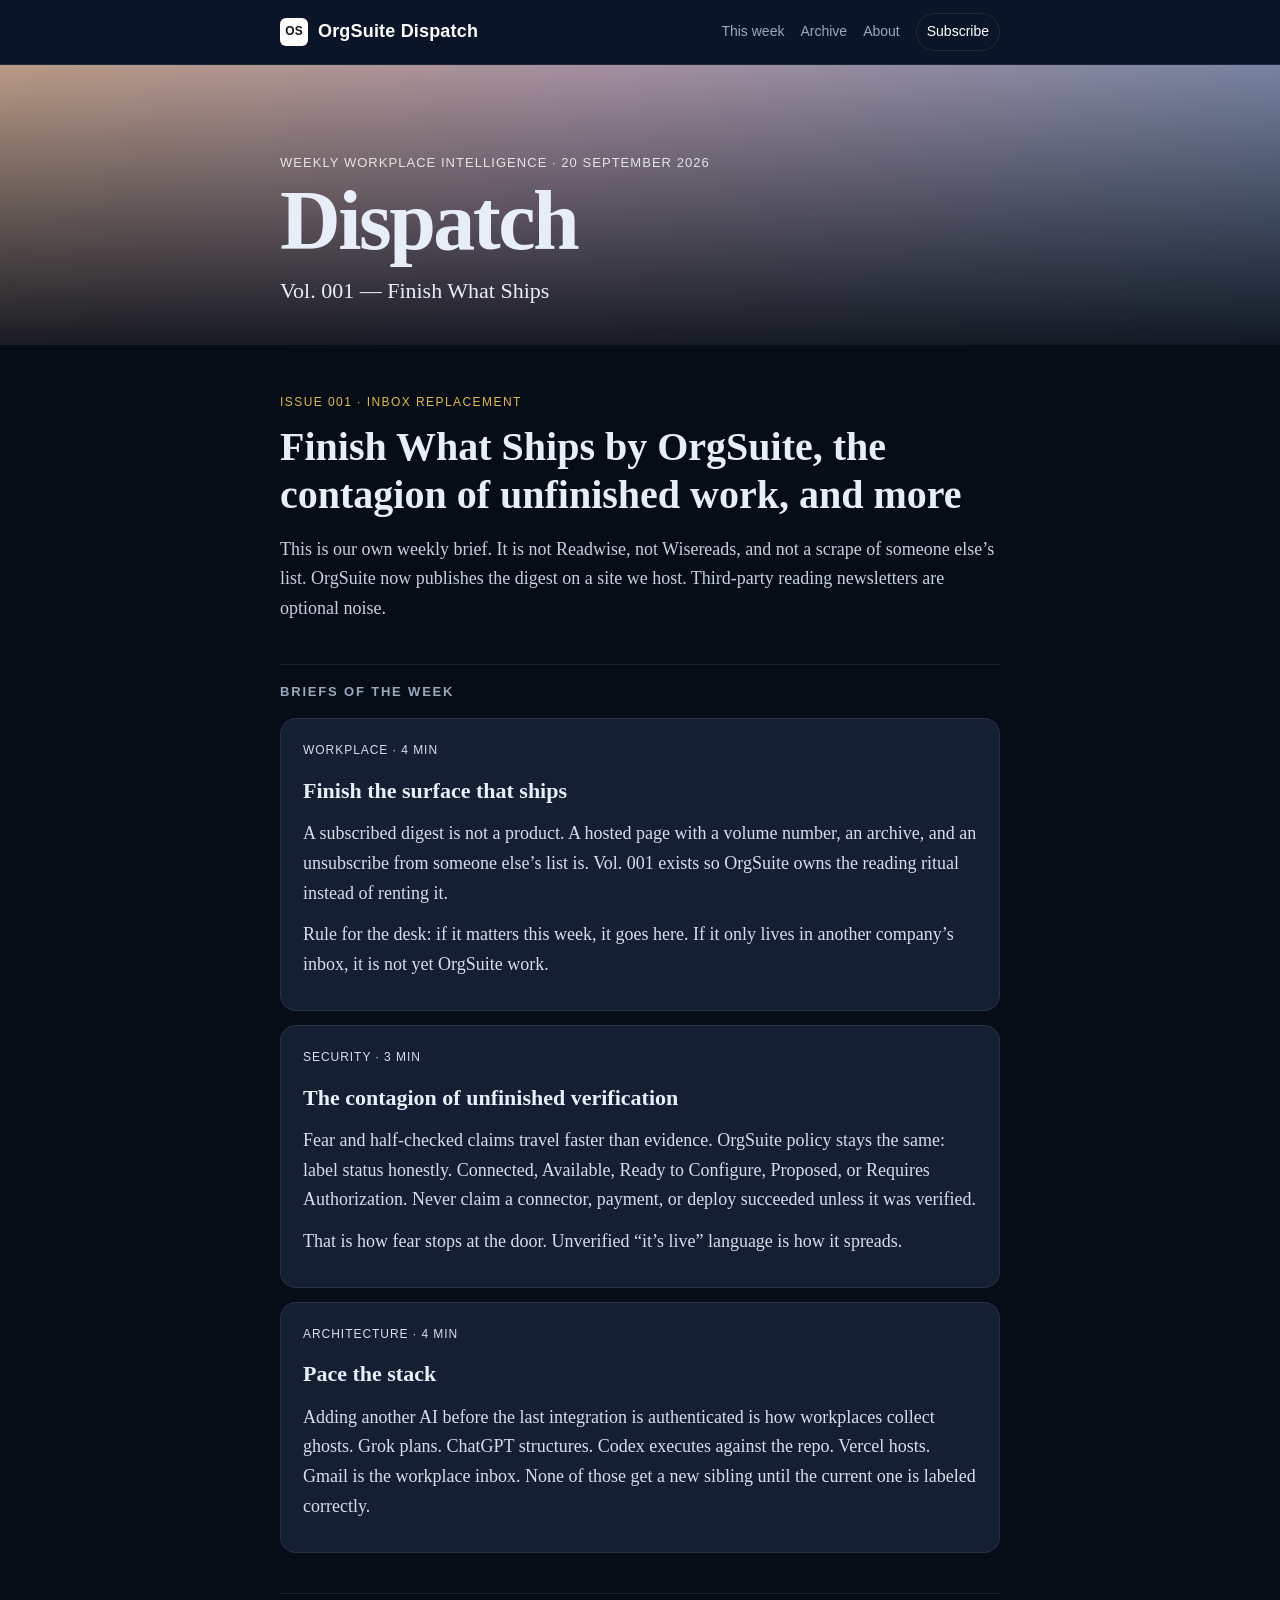
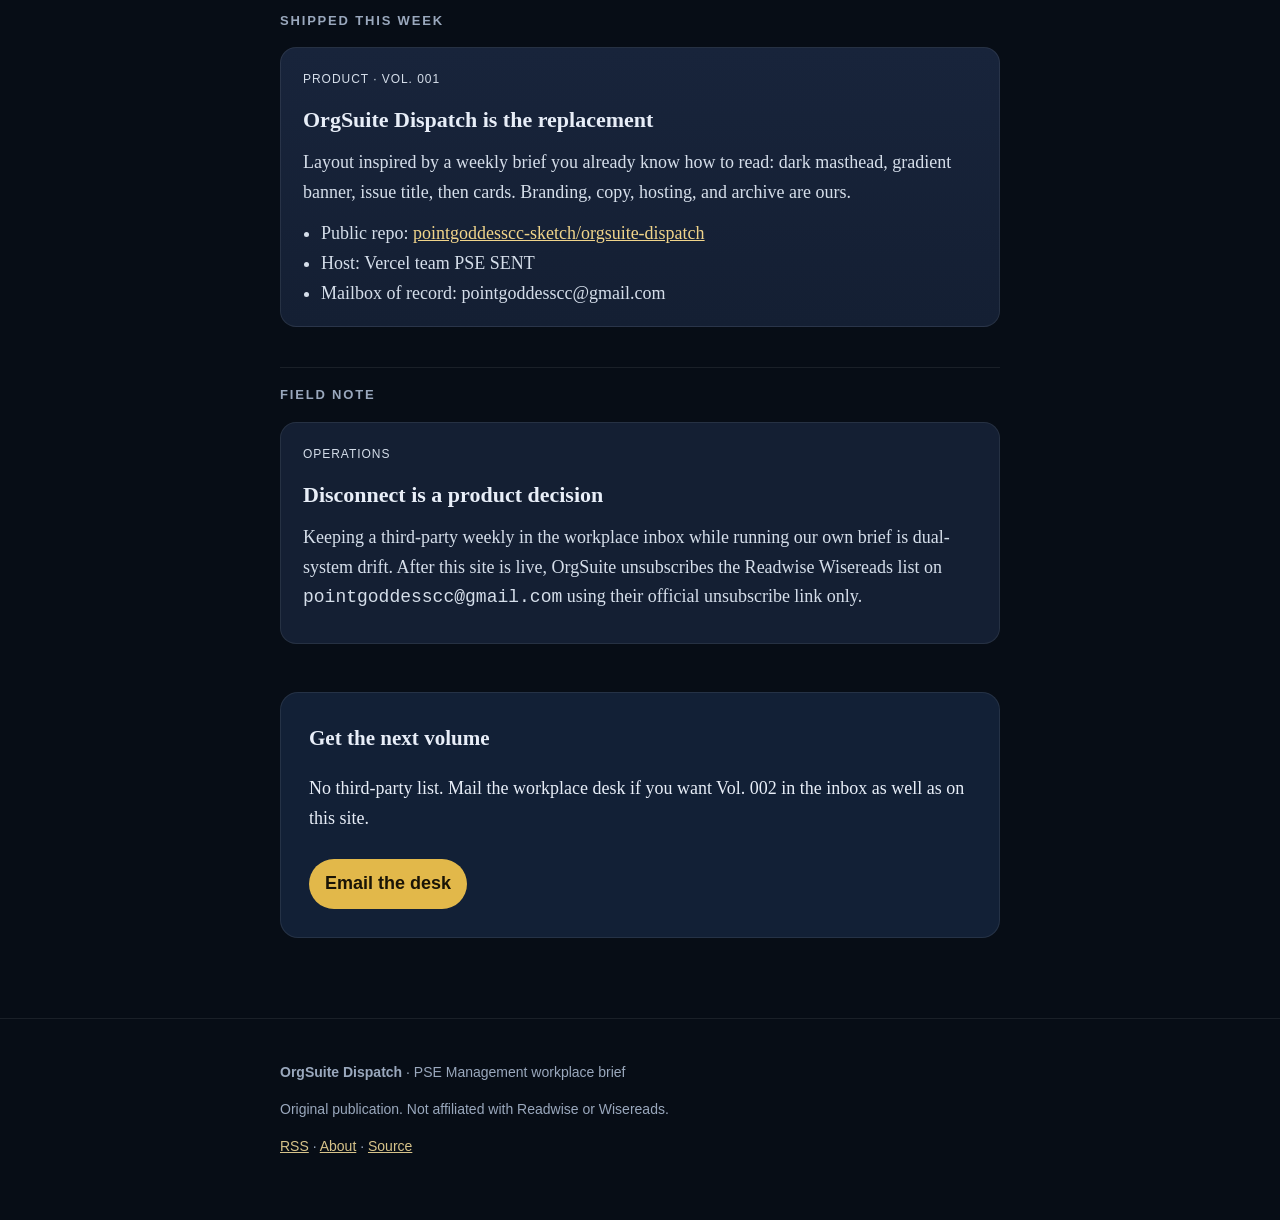
<file: index.html>
<!DOCTYPE html>
<html lang="en">
<head>
  <meta charset="utf-8">
  <meta name="viewport" content="width=device-width, initial-scale=1">
  <title>OrgSuite Dispatch Vol. 001 — Finish What Ships</title>
  <meta name="description" content="OrgSuite Dispatch is the workplace weekly brief. Original intelligence for PSE Management — not a third-party reading list.">
  <meta name="theme-color" content="#0a1628">
  <link rel="canonical" href="https://orgsuite-dispatch.vercel.app/">
  <link rel="alternate" type="application/rss+xml" title="OrgSuite Dispatch" href="/rss.xml">
  <meta property="og:title" content="OrgSuite Dispatch Vol. 001 — Finish What Ships">
  <meta property="og:description" content="Weekly workplace intelligence from OrgSuite. Finish the work that ships.">
  <meta property="og:type" content="article">
  <link rel="stylesheet" href="/styles.css">
</head>
<body>
  <a class="skip" href="#issue">Skip to issue</a>
  <header class="topbar">
    <div class="wrap topbar-inner">
      <a class="brand" href="/">
        <span class="mark" aria-hidden="true">OS</span>
        <span>OrgSuite Dispatch</span>
      </a>
      <nav aria-label="Primary">
        <a href="/">This week</a>
        <a href="/archive.html">Archive</a>
        <a href="/about.html">About</a>
        <a class="ghost" href="mailto:pointgoddesscc@gmail.com?subject=OrgSuite%20Dispatch%20subscribe">Subscribe</a>
      </nav>
    </div>
  </header>

  <section class="hero" aria-label="Issue banner">
    <div class="wrap hero-inner">
      <p class="kicker">Weekly workplace intelligence · 20 September 2026</p>
      <h1>Dispatch</h1>
      <p class="hero-sub">Vol. 001 — Finish What Ships</p>
    </div>
  </section>

  <main id="issue" class="wrap issue">
    <header class="issue-head">
      <p class="eyebrow">Issue 001 · Inbox replacement</p>
      <h2>Finish What Ships by OrgSuite, the contagion of unfinished work, and more</h2>
      <p class="lede">
        This is our own weekly brief. It is not Readwise, not Wisereads, and not a scrape of someone else’s list.
        OrgSuite now publishes the digest on a site we host. Third-party reading newsletters are optional noise.
      </p>
    </header>

    <section aria-labelledby="brief-title">
      <h3 id="brief-title" class="section-label">Briefs of the week</h3>

      <article class="card">
        <p class="meta">Workplace · 4 min</p>
        <h4>Finish the surface that ships</h4>
        <p>
          A subscribed digest is not a product. A hosted page with a volume number, an archive, and an unsubscribe
          from someone else’s list is. Vol. 001 exists so OrgSuite owns the reading ritual instead of renting it.
        </p>
        <p>
          Rule for the desk: if it matters this week, it goes here. If it only lives in another company’s inbox,
          it is not yet OrgSuite work.
        </p>
      </article>

      <article class="card">
        <p class="meta">Security · 3 min</p>
        <h4>The contagion of unfinished verification</h4>
        <p>
          Fear and half-checked claims travel faster than evidence. OrgSuite policy stays the same: label status
          honestly. Connected, Available, Ready to Configure, Proposed, or Requires Authorization. Never claim a
          connector, payment, or deploy succeeded unless it was verified.
        </p>
        <p>
          That is how fear stops at the door. Unverified “it’s live” language is how it spreads.
        </p>
      </article>

      <article class="card">
        <p class="meta">Architecture · 4 min</p>
        <h4>Pace the stack</h4>
        <p>
          Adding another AI before the last integration is authenticated is how workplaces collect ghosts.
          Grok plans. ChatGPT structures. Codex executes against the repo. Vercel hosts. Gmail is the workplace
          inbox. None of those get a new sibling until the current one is labeled correctly.
        </p>
      </article>
    </section>

    <section aria-labelledby="ship-title">
      <h3 id="ship-title" class="section-label">Shipped this week</h3>
      <article class="card feature">
        <p class="meta">Product · Vol. 001</p>
        <h4>OrgSuite Dispatch is the replacement</h4>
        <p>
          Layout inspired by a weekly brief you already know how to read: dark masthead, gradient banner,
          issue title, then cards. Branding, copy, hosting, and archive are ours.
        </p>
        <ul>
          <li>Public repo: <a href="https://github.com/pointgoddesscc-sketch/orgsuite-dispatch">pointgoddesscc-sketch/orgsuite-dispatch</a></li>
          <li>Host: Vercel team PSE SENT</li>
          <li>Mailbox of record: pointgoddesscc@gmail.com</li>
        </ul>
      </article>
    </section>

    <section aria-labelledby="note-title">
      <h3 id="note-title" class="section-label">Field note</h3>
      <article class="card">
        <p class="meta">Operations</p>
        <h4>Disconnect is a product decision</h4>
        <p>
          Keeping a third-party weekly in the workplace inbox while running our own brief is dual-system drift.
          After this site is live, OrgSuite unsubscribes the Readwise Wisereads list on
          <code>pointgoddesscc@gmail.com</code> using their official unsubscribe link only.
        </p>
      </article>
    </section>

    <section class="subscribe" aria-labelledby="sub-title">
      <h3 id="sub-title">Get the next volume</h3>
      <p>No third-party list. Mail the workplace desk if you want Vol. 002 in the inbox as well as on this site.</p>
      <a class="btn" href="mailto:pointgoddesscc@gmail.com?subject=OrgSuite%20Dispatch%20subscribe">Email the desk</a>
    </section>
  </main>

  <footer>
    <div class="wrap">
      <p><strong>OrgSuite Dispatch</strong> · PSE Management workplace brief</p>
      <p>Original publication. Not affiliated with Readwise or Wisereads.</p>
      <p><a href="/rss.xml">RSS</a> · <a href="/about.html">About</a> · <a href="https://github.com/pointgoddesscc-sketch/orgsuite-dispatch">Source</a></p>
    </div>
  </footer>
</body>
</html>
</file>
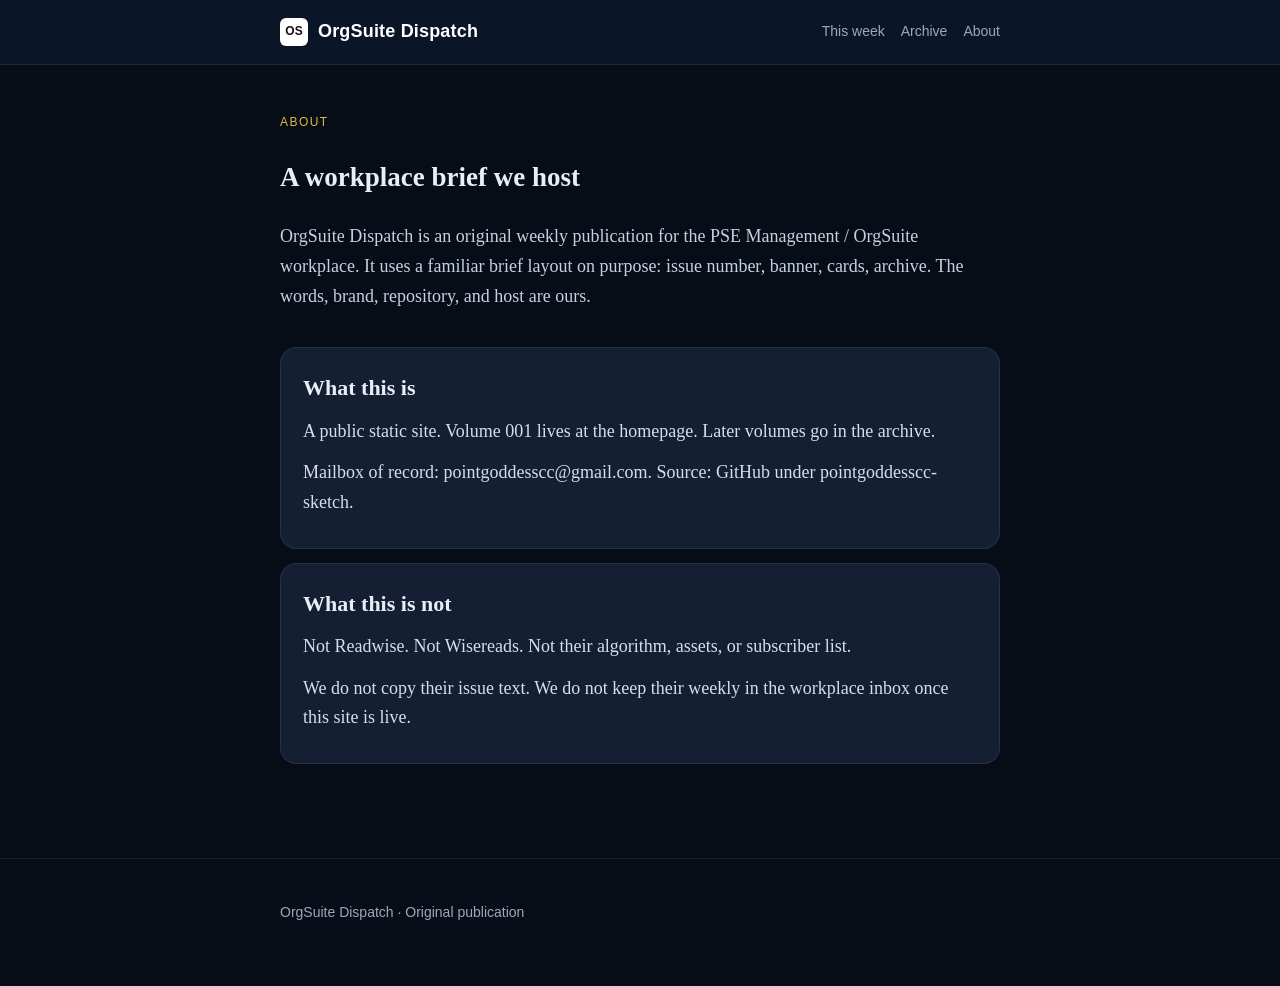
<file: about.html>
<!DOCTYPE html>
<html lang="en">
<head>
  <meta charset="utf-8">
  <meta name="viewport" content="width=device-width, initial-scale=1">
  <title>About — OrgSuite Dispatch</title>
  <meta name="description" content="What OrgSuite Dispatch is, and what it is not.">
  <link rel="stylesheet" href="/styles.css">
</head>
<body>
  <header class="topbar">
    <div class="wrap topbar-inner">
      <a class="brand" href="/">
        <span class="mark" aria-hidden="true">OS</span>
        <span>OrgSuite Dispatch</span>
      </a>
      <nav aria-label="Primary">
        <a href="/">This week</a>
        <a href="/archive.html">Archive</a>
        <a href="/about.html">About</a>
      </nav>
    </div>
  </header>
  <main class="wrap issue">
    <p class="eyebrow">About</p>
    <h2>A workplace brief we host</h2>
    <p class="lede">
      OrgSuite Dispatch is an original weekly publication for the PSE Management / OrgSuite workplace.
      It uses a familiar brief layout on purpose: issue number, banner, cards, archive. The words, brand,
      repository, and host are ours.
    </p>
    <article class="card">
      <h4>What this is</h4>
      <p>A public static site. Volume 001 lives at the homepage. Later volumes go in the archive.</p>
      <p>Mailbox of record: pointgoddesscc@gmail.com. Source: GitHub under pointgoddesscc-sketch.</p>
    </article>
    <article class="card">
      <h4>What this is not</h4>
      <p>Not Readwise. Not Wisereads. Not their algorithm, assets, or subscriber list.</p>
      <p>We do not copy their issue text. We do not keep their weekly in the workplace inbox once this site is live.</p>
    </article>
  </main>
  <footer>
    <div class="wrap">
      <p>OrgSuite Dispatch · Original publication</p>
    </div>
  </footer>
</body>
</html>
</file>
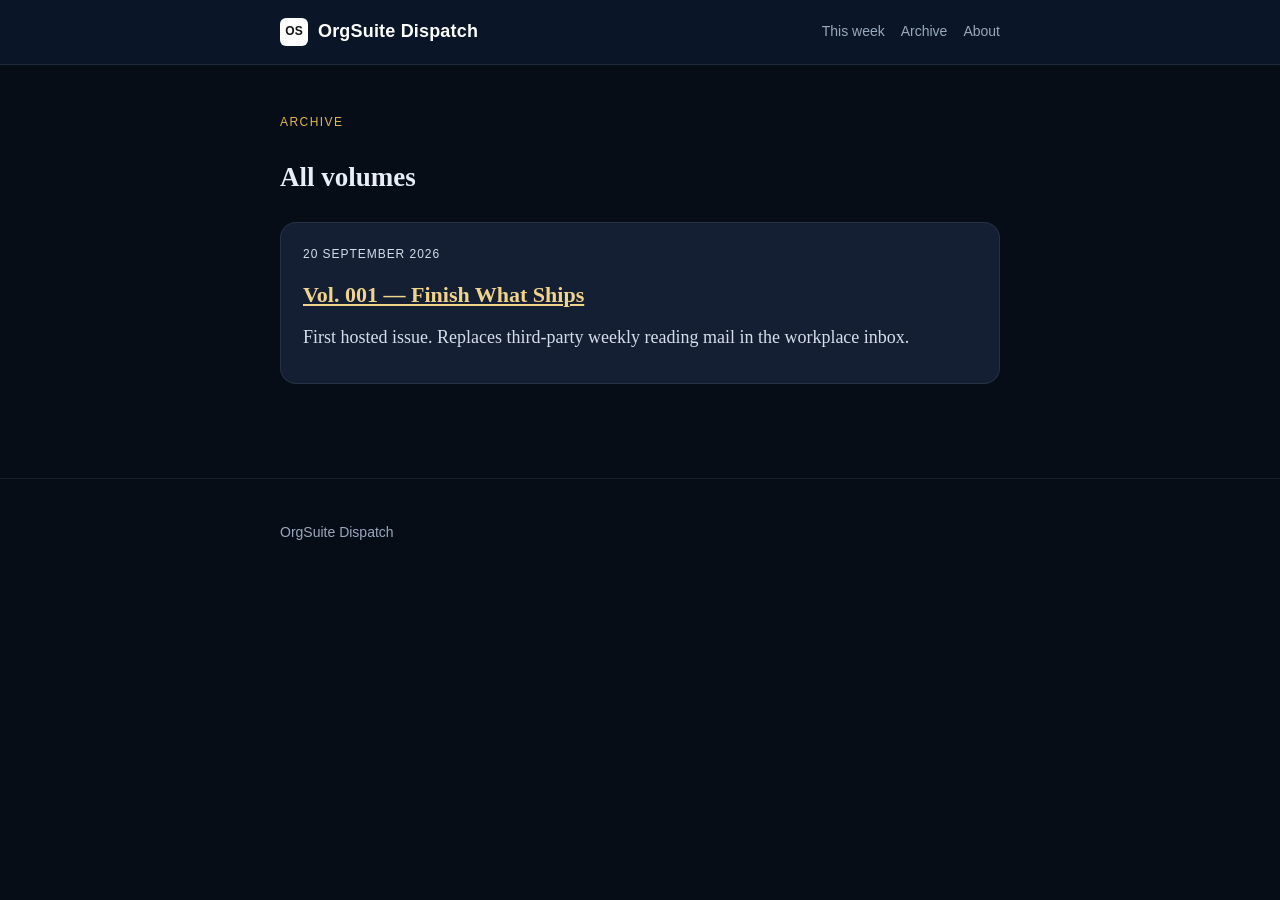
<file: archive.html>
<!DOCTYPE html>
<html lang="en">
<head>
  <meta charset="utf-8">
  <meta name="viewport" content="width=device-width, initial-scale=1">
  <title>Archive — OrgSuite Dispatch</title>
  <link rel="stylesheet" href="/styles.css">
</head>
<body>
  <header class="topbar">
    <div class="wrap topbar-inner">
      <a class="brand" href="/">
        <span class="mark" aria-hidden="true">OS</span>
        <span>OrgSuite Dispatch</span>
      </a>
      <nav aria-label="Primary">
        <a href="/">This week</a>
        <a href="/archive.html">Archive</a>
        <a href="/about.html">About</a>
      </nav>
    </div>
  </header>
  <main class="wrap issue">
    <p class="eyebrow">Archive</p>
    <h2>All volumes</h2>
    <article class="card">
      <p class="meta">20 September 2026</p>
      <h4><a href="/">Vol. 001 — Finish What Ships</a></h4>
      <p>First hosted issue. Replaces third-party weekly reading mail in the workplace inbox.</p>
    </article>
  </main>
  <footer>
    <div class="wrap"><p>OrgSuite Dispatch</p></div>
  </footer>
</body>
</html>
</file>
<file: styles.css>
:root {
  --navy: #0a1628;
  --navy-2: #122036;
  --ink: #e8eef8;
  --muted: #9aa8bd;
  --gold: #e2b84a;
  --line: rgba(255, 255, 255, 0.08);
  --card: #141f33;
  --max: 720px;
}

* { box-sizing: border-box; }
html, body { margin: 0; padding: 0; }
body {
  font-family: Georgia, "Iowan Old Style", "Palatino Linotype", Times, serif;
  background: #070d16;
  color: var(--ink);
  line-height: 1.65;
  font-size: 18px;
}

.skip {
  position: absolute;
  left: -999px;
  top: 0;
  background: var(--gold);
  color: #111;
  padding: 8px 12px;
}
.skip:focus { left: 8px; }

.wrap { width: min(var(--max), calc(100% - 40px)); margin: 0 auto; }

.topbar {
  background: var(--navy);
  border-bottom: 1px solid var(--line);
  position: sticky;
  top: 0;
  z-index: 10;
}
.topbar-inner {
  display: flex;
  align-items: center;
  justify-content: space-between;
  min-height: 64px;
  gap: 16px;
}
.brand {
  display: flex;
  align-items: center;
  gap: 10px;
  color: #fff;
  text-decoration: none;
  font-family: -apple-system, BlinkMacSystemFont, "Segoe UI", sans-serif;
  font-weight: 650;
  letter-spacing: 0.01em;
}
.mark {
  width: 28px;
  height: 28px;
  border-radius: 6px;
  background: #fff;
  color: #111;
  display: grid;
  place-items: center;
  font-size: 12px;
  font-weight: 800;
}
nav {
  display: flex;
  gap: 16px;
  align-items: center;
  font-family: -apple-system, BlinkMacSystemFont, "Segoe UI", sans-serif;
  font-size: 14px;
}
nav a { color: var(--muted); text-decoration: none; }
nav a:hover, nav a:focus { color: #fff; }
.ghost {
  border: 1px solid var(--line);
  padding: 6px 10px;
  border-radius: 999px;
  color: #fff !important;
}

.hero {
  background:
    linear-gradient(180deg, rgba(10, 22, 40, 0.25), rgba(7, 13, 22, 0.92)),
    linear-gradient(120deg, #f3c7a4 0%, #d9b8c8 42%, #8ea4c8 100%);
  min-height: 280px;
  display: grid;
  align-items: end;
}
.hero-inner { padding: 72px 0 36px; }
.kicker {
  font-family: -apple-system, BlinkMacSystemFont, "Segoe UI", sans-serif;
  font-size: 13px;
  letter-spacing: 0.08em;
  text-transform: uppercase;
  color: rgba(255, 255, 255, 0.82);
  margin: 0 0 10px;
}
.hero h1 {
  font-size: clamp(48px, 10vw, 84px);
  line-height: 0.9;
  margin: 0;
  font-weight: 600;
  letter-spacing: -0.03em;
}
.hero-sub { margin: 14px 0 0; font-size: 22px; }

.issue { padding: 48px 0 80px; }
.eyebrow {
  font-family: -apple-system, BlinkMacSystemFont, "Segoe UI", sans-serif;
  color: var(--gold);
  text-transform: uppercase;
  letter-spacing: 0.12em;
  font-size: 12px;
  margin: 0 0 10px;
}
.issue-head h2 { font-size: clamp(28px, 5vw, 40px); line-height: 1.2; margin: 0 0 16px; }
.lede { color: #c5d0e0; margin: 0 0 36px; }

.section-label {
  font-family: -apple-system, BlinkMacSystemFont, "Segoe UI", sans-serif;
  font-size: 13px;
  text-transform: uppercase;
  letter-spacing: 0.14em;
  color: var(--muted);
  margin: 40px 0 16px;
  padding-top: 16px;
  border-top: 1px solid var(--line);
}

.card {
  background: var(--card);
  border: 1px solid var(--line);
  border-radius: 16px;
  padding: 22px 22px 18px;
  margin: 0 0 14px;
}
.card h4 { margin: 0 0 10px; font-size: 22px; }
.meta {
  font-family: -apple-system, BlinkMacSystemFont, "Segoe UI", sans-serif;
  font-size: 12px;
  letter-spacing: 0.08em;
  text-transform: uppercase;
  color: var(--gold);
  margin: 0 0 8px;
}
.card p { margin: 0 0 12px; color: #d5deea; }
.card ul { margin: 0; padding-left: 18px; color: #d5deea; }
.card a { color: #f0d48a; }
.feature { background: linear-gradient(180deg, #18243b, #141f33); }

.subscribe {
  margin-top: 48px;
  padding: 28px;
  border-radius: 18px;
  background: var(--navy-2);
  border: 1px solid var(--line);
}
.subscribe h3 { margin: 0 0 8px; }
.btn {
  display: inline-block;
  margin-top: 8px;
  background: var(--gold);
  color: #1a1406;
  text-decoration: none;
  font-family: -apple-system, BlinkMacSystemFont, "Segoe UI", sans-serif;
  font-weight: 700;
  padding: 10px 16px;
  border-radius: 999px;
}

footer {
  border-top: 1px solid var(--line);
  padding: 28px 0 48px;
  color: var(--muted);
  font-family: -apple-system, BlinkMacSystemFont, "Segoe UI", sans-serif;
  font-size: 14px;
}
footer a { color: #d7c38a; }

@media (max-width: 640px) {
  body { font-size: 16px; }
  nav { display: none; }
  .hero { min-height: 220px; }
}
</file>
